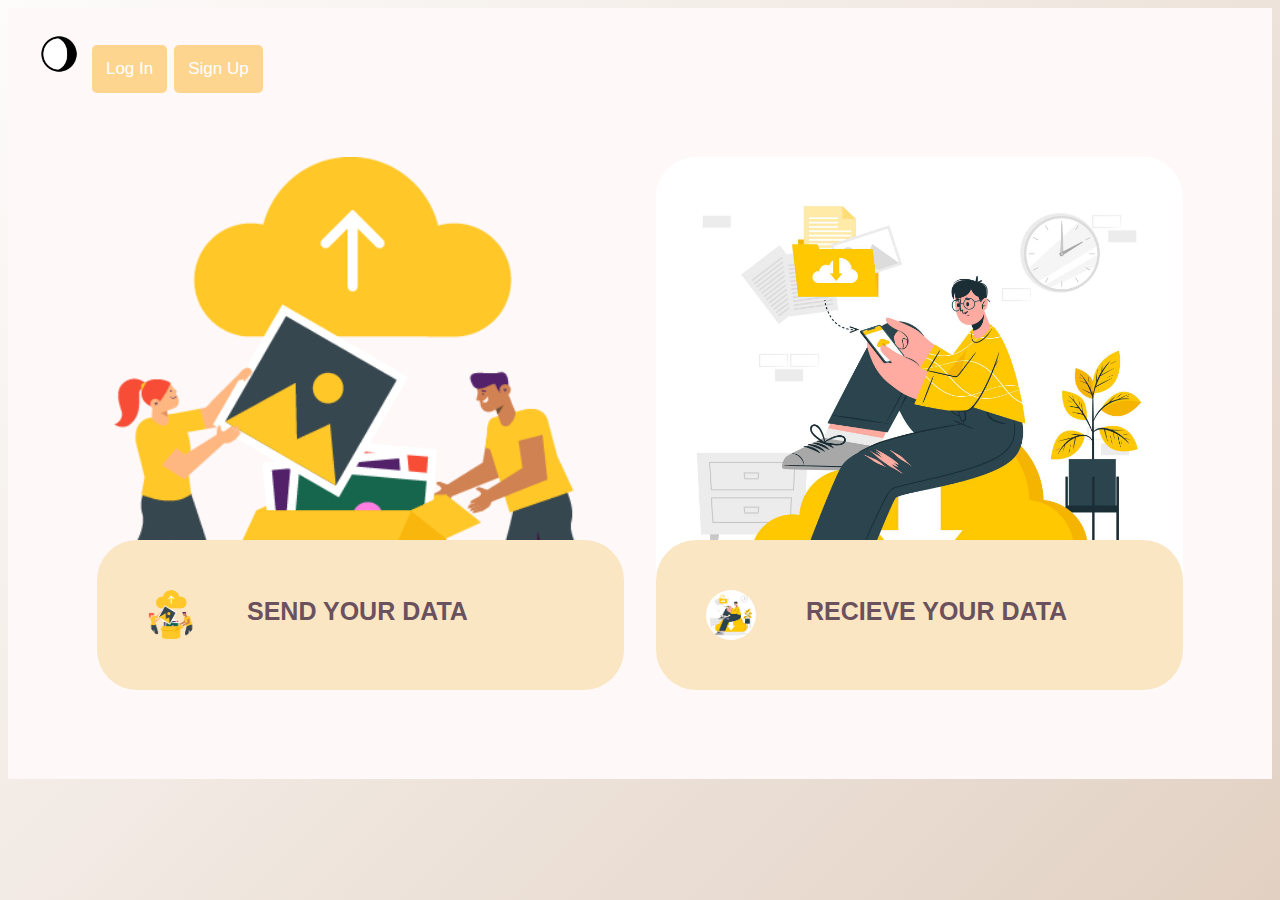
<file: index.html>
<!DOCTYPE html>
<html lang="en">
<head>
    <meta charset="UTF-8">
    <meta http-equiv="X-UA-Compatible" content="IE=edge">
    <meta name="viewport" content="width=device-width, initial-scale=1.0">
    <link href="https://cdn.jsdelivr.net/npm/bootstrap@5.0.2/dist/css/bootstrap.min.css" rel="stylesheet" integrity="sha384-EVSTQN3/azprG1Anm3QDgpJLIm9Nao0Yz1ztcQTwFspd3yD65VohhpuuCOmLASjC" crossorigin="anonymous">
    <script src="https://cdn.jsdelivr.net/npm/bootstrap@5.0.2/dist/js/bootstrap.bundle.min.js" integrity="sha384-MrcW6ZMFYlzcLA8Nl+NtUVF0sA7MsXsP1UyJoMp4YLEuNSfAP+JcXn/tWtIaxVXM" crossorigin="anonymous"></script>
    <link rel="stylesheet" href="style.css">
    
    <title>Error 4of4</title>
</head>
<body>
  <div class="pill-nav">
    <button class="moonh" onclick="myFunction()"><img class="moon" src="assets/moon.png"></button>
    <a class="active" href="login.html">Log In</a>
    <a class="active" href="signup.html">Sign Up</a>
  </div>
    <ul class="cards">
        <li>
          <div class="card">
            <img src="assets/up" class="card__image" alt="" />
            <div class="card__overlay">
              <div class="card__header">                     
                <img class="card__thumb" src="assets/up" alt="" />
                <div class="card__header-text">
                    <h3 class="card__title"> <a href="upload.html"> SEND YOUR DATA </a></h3>            
                </div>
              </div>
              <p class="card__description">Upload - Encrypt - Send</p>
            </div>
          </div>      
        </li>
        
        <li>
          <div class="card">
            <img src="assets/dn.jpg" class="card__image" alt="" />
            <div class="card__overlay">        
              <div class="card__header">                
                <img class="card__thumb" src="assets/dn.jpg" alt="" />
                <div class="card__header-text">
                  <h3 class="card__title"><a href="recieve.html">RECIEVE YOUR DATA</a></h3>
                </div>
              </div>
              <p class="card__description">Recieve - Decrypt - Download</p>
            </div>
          </div>
        </li>
            
    </ul>
    <script>
        function myFunction() 
        {
            var element = document.body;
            element.classList.toggle("dark-mode");
        } 
    </script>  
</body>
</html>
</file>
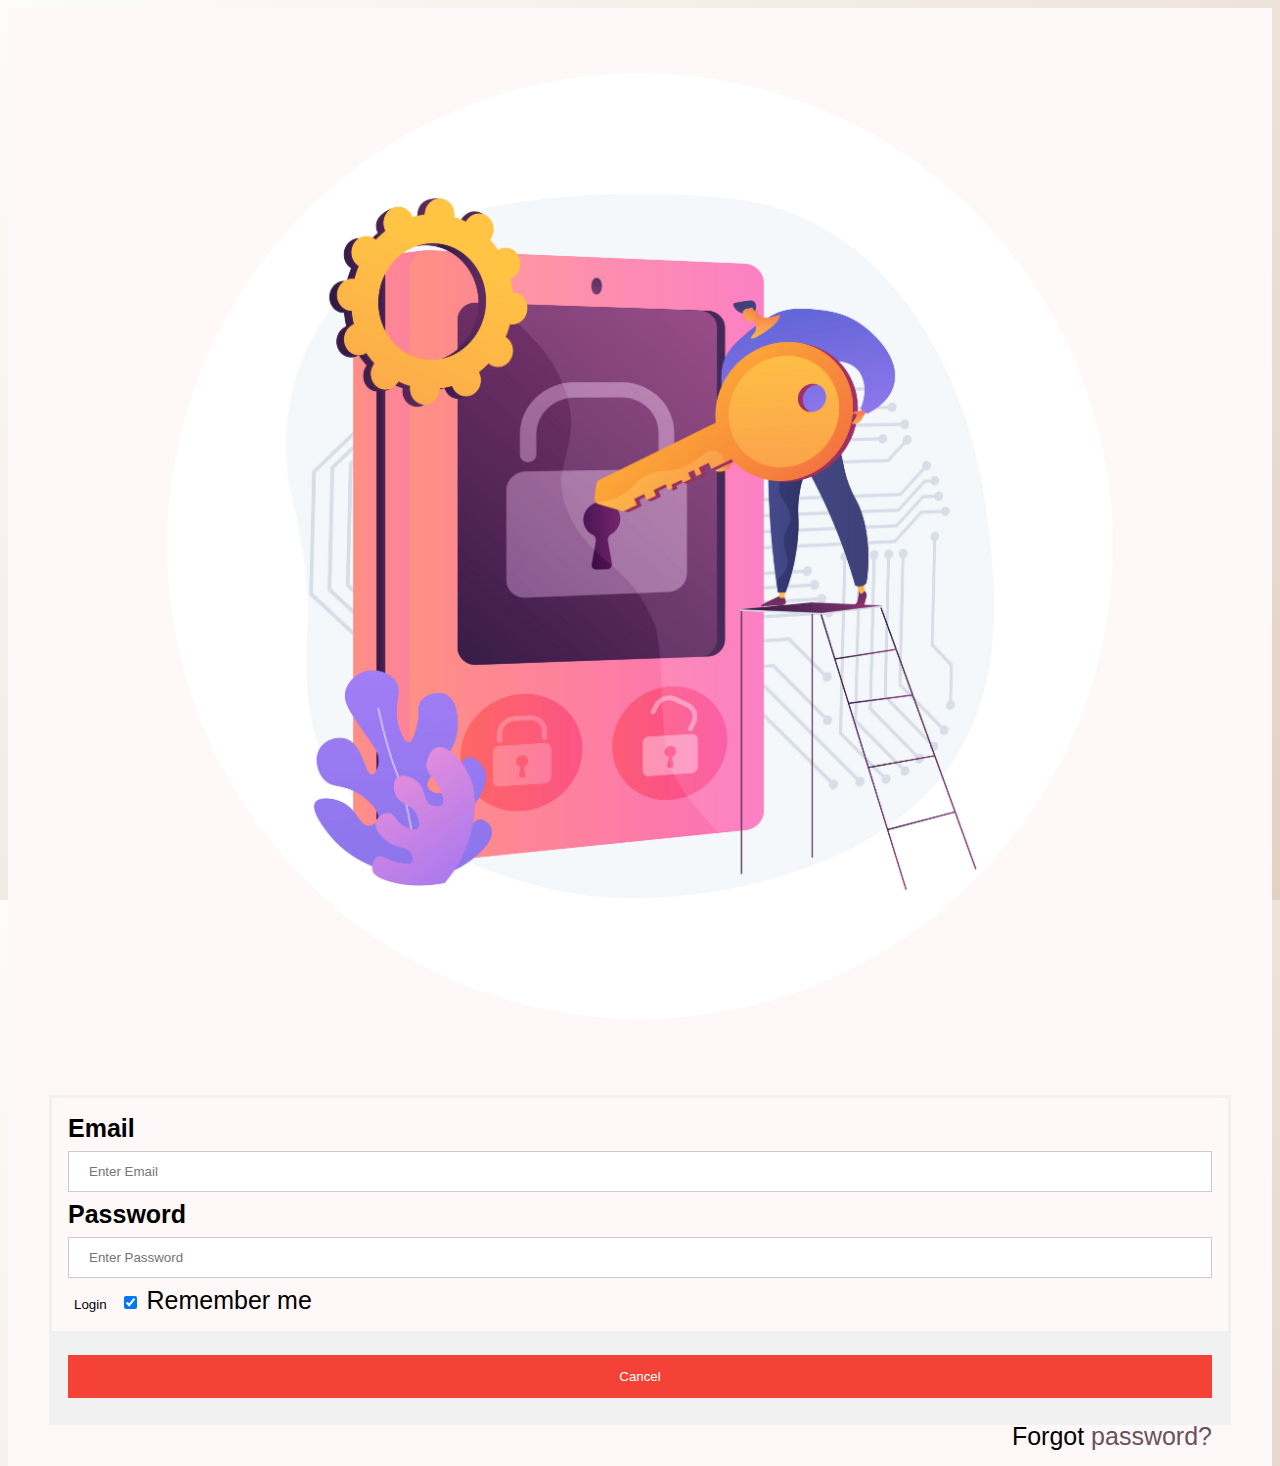
<file: login.html>
<!DOCTYPE html>
<html lang="en">
<head>
    <meta charset="UTF-8">
    <meta http-equiv="X-UA-Compatible" content="IE=edge">
    <meta name="viewport" content="width=device-width, initial-scale=1.0">
    <link href="https://cdn.jsdelivr.net/npm/bootstrap@5.0.2/dist/css/bootstrap.min.css" rel="stylesheet" integrity="sha384-EVSTQN3/azprG1Anm3QDgpJLIm9Nao0Yz1ztcQTwFspd3yD65VohhpuuCOmLASjC" crossorigin="anonymous">
    <script src="https://cdn.jsdelivr.net/npm/bootstrap@5.0.2/dist/js/bootstrap.bundle.min.js" integrity="sha384-MrcW6ZMFYlzcLA8Nl+NtUVF0sA7MsXsP1UyJoMp4YLEuNSfAP+JcXn/tWtIaxVXM" crossorigin="anonymous"></script>
    <link rel="stylesheet" href="style.css">
    <title>Log In Error4of4</title>
</head>
<body>
    <div class="container">
        <div class="row">
          <div class="col-md-6 col-sm-4">
            <div class="imgcontainer">
                <img src="assets/avatar.jpg" alt="Avatar" class="avatar">
            </div>
          </div>
                <div class="col-md-6 col-sm-4">
                    <br>
                    <br>
                    <form action="/action_page.php" method="post" >
                        <div class="container">
                            <label for="uname"><b>Email</b></label>
                            <input type="text" placeholder="Enter Email" name="email" required>
                        
                            <label for="psw"><b>Password</b></label>
                            <input type="password" placeholder="Enter Password" name="psw" required>
                                
                            <button type="submit">Login</button>
                            <label>
                            <input type="checkbox" checked="checked" name="remember"> Remember me
                            </label>
                        </div>
                        <div class="container" style="background-color:#f1f1f1">
                            <button type="button" class="cancelbtn" id="formula">Cancel</button>
                            <span class="psw">Forgot <a href="#">password?</a></span>
                        </div>
                    </form>
            </div>
        </div>
      </div>
</body>
</html>
</file>
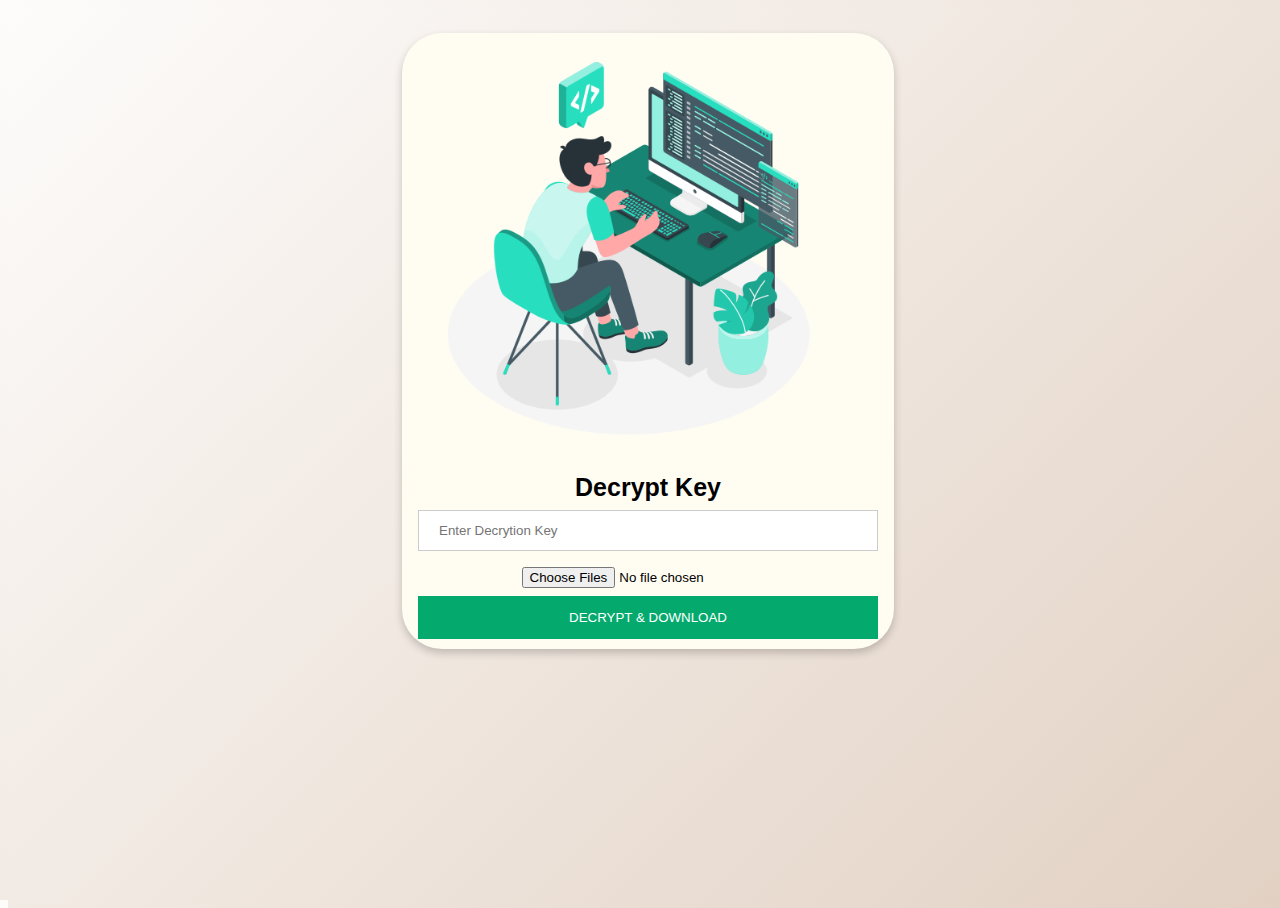
<file: recieve.html>
<!DOCTYPE html>
<html lang="en">
<head>
    <meta charset="UTF-8">
    <meta http-equiv="X-UA-Compatible" content="IE=edge">
    <meta name="viewport" content="width=device-width, initial-scale=1.0">
    <link href="https://cdn.jsdelivr.net/npm/bootstrap@5.0.2/dist/css/bootstrap.min.css" rel="stylesheet" integrity="sha384-EVSTQN3/azprG1Anm3QDgpJLIm9Nao0Yz1ztcQTwFspd3yD65VohhpuuCOmLASjC" crossorigin="anonymous">
    <script src="https://cdn.jsdelivr.net/npm/bootstrap@5.0.2/dist/js/bootstrap.bundle.min.js" integrity="sha384-MrcW6ZMFYlzcLA8Nl+NtUVF0sA7MsXsP1UyJoMp4YLEuNSfAP+JcXn/tWtIaxVXM" crossorigin="anonymous"></script>
    <link rel="stylesheet" href="style.css">
    <title>Recieve to Decrypt</title>
</head>
<body class="upload">
    <center>
        <div class="cardup">
            <img id="up" src="assets/dn2" style="width:100%">
            <div class="containerup">
                <label for="psw"><b>Decrypt Key</b></label>
                    <input type="password" placeholder="Enter Decrytion Key" name="DK" required>
                <br>
                <input type="file" id="myfile" name="myfile"  multiple>
                <button class="cancelbtn" > DECRYPT & DOWNLOAD </button>
                
            </div>
          </div>
    </center>
    
</body>
</html>
</file>
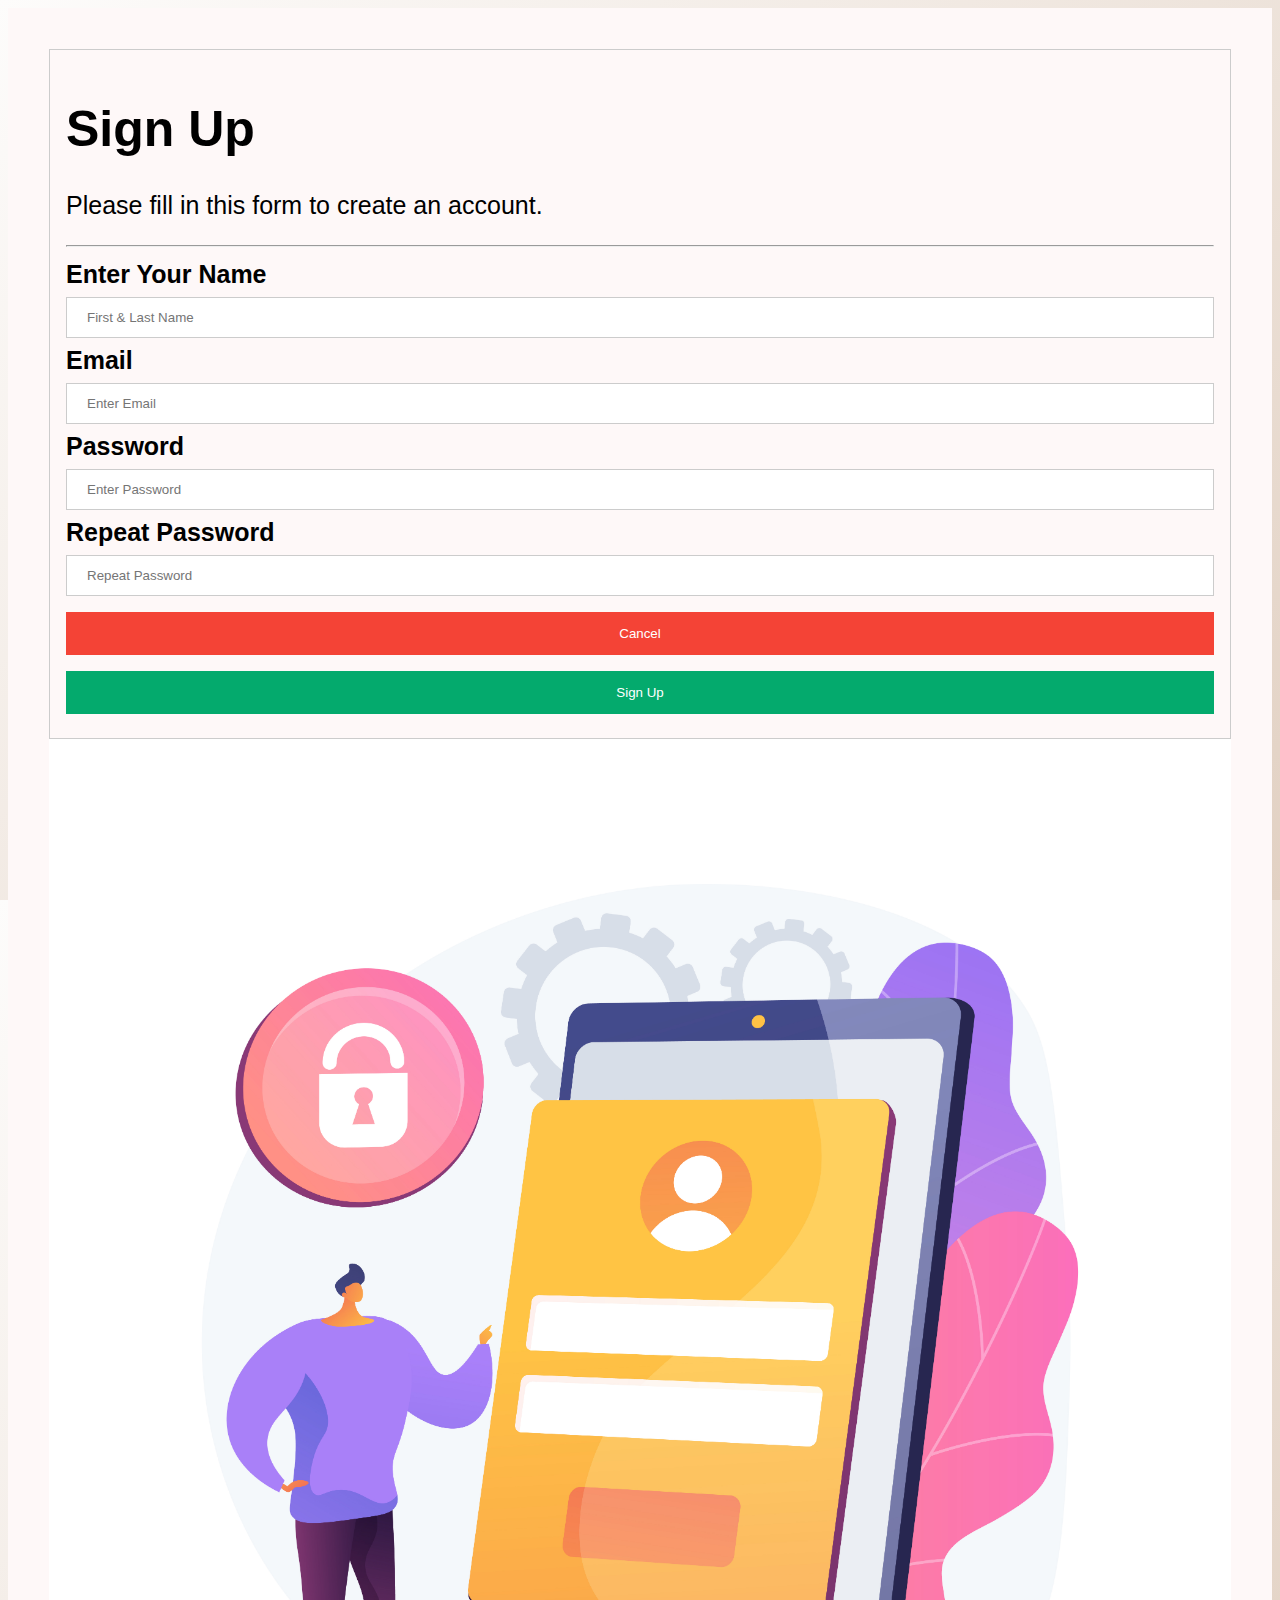
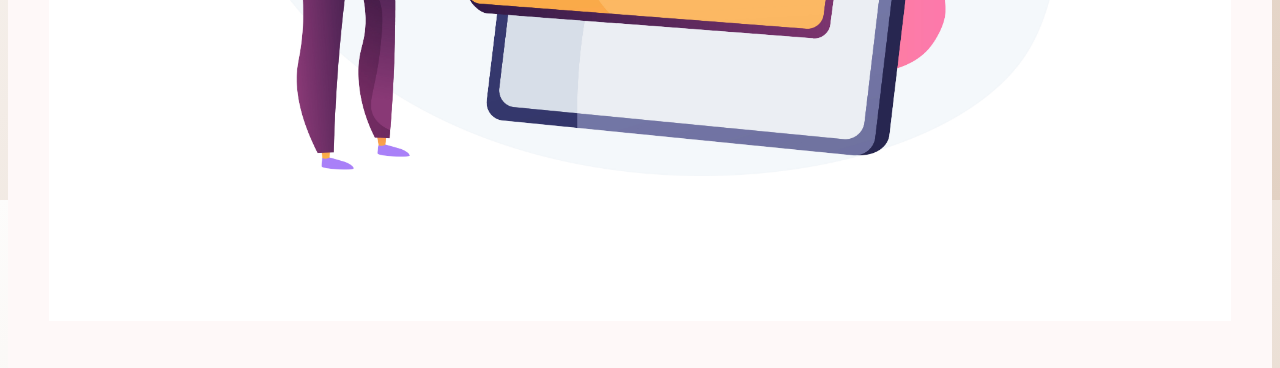
<file: signup.html>
<!DOCTYPE html>
<html lang="en">
<head>
    <meta charset="UTF-8">
    <meta http-equiv="X-UA-Compatible" content="IE=edge">
    <meta name="viewport" content="width=device-width, initial-scale=1.0">
    <link href="https://cdn.jsdelivr.net/npm/bootstrap@5.0.2/dist/css/bootstrap.min.css" rel="stylesheet" integrity="sha384-EVSTQN3/azprG1Anm3QDgpJLIm9Nao0Yz1ztcQTwFspd3yD65VohhpuuCOmLASjC" crossorigin="anonymous">
    <script src="https://cdn.jsdelivr.net/npm/bootstrap@5.0.2/dist/js/bootstrap.bundle.min.js" integrity="sha384-MrcW6ZMFYlzcLA8Nl+NtUVF0sA7MsXsP1UyJoMp4YLEuNSfAP+JcXn/tWtIaxVXM" crossorigin="anonymous"></script>
    <link rel="stylesheet" href="style.css">
    <title>SignUp</title>
</head>
<body>
    <div class="container">
        <div class="row">
          <div class="col-md-6 col-sm-4">
            <form action="/action_page.php" style="border:1px solid #ccc">
                <div class="container">
                  <h1>Sign Up</h1>
                  <p>Please fill in this form to create an account.</p>
                  <hr>
        
                  <label for="name"><b>Enter Your Name</b></label>
                  <input type="text" placeholder="First & Last Name" name="name" required>
        
                  <label for="email"><b>Email</b></label>
                  <input type="text" placeholder="Enter Email" name="email" required>
              
                  <label for="psw"><b>Password</b></label>
                  <input type="password" placeholder="Enter Password" name="psw" required>
              
                  <label for="psw-repeat"><b>Repeat Password</b></label>
                  <input type="password" placeholder="Repeat Password" name="psw-repeat" required>
                  <br>
                  <div class="clearfix">
                    <button type="button" class="cancelbtn" id="formula">Cancel</button>
                    <button type="submit" class="cancelbtn">Sign Up</button>
                  </div>
                </div>
              </form>
          </div>
          <div class="col-md-6 col-sm-4">
                <img src="assets/sign.jpg" alt="Avatar" class="avatar2">
          </div>
        </div>
    </div>

    
</body>
</html>
</file>
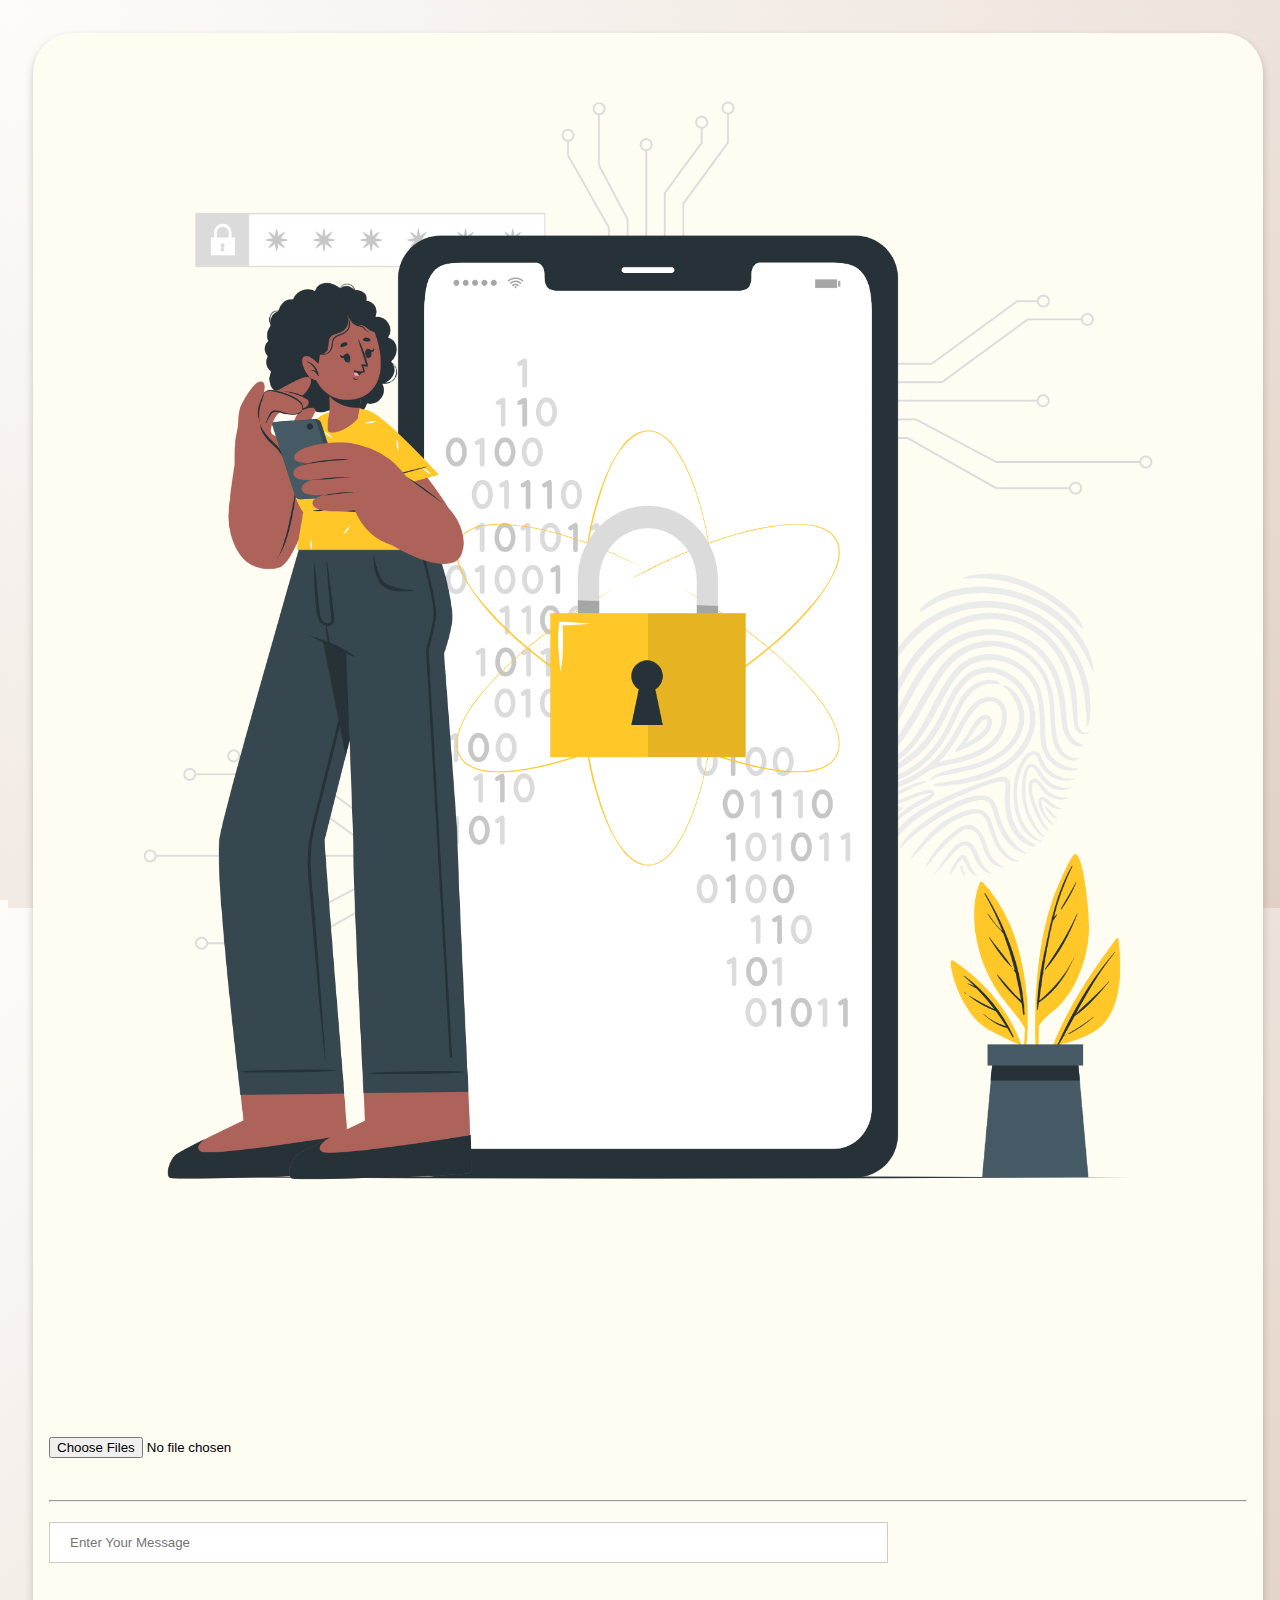
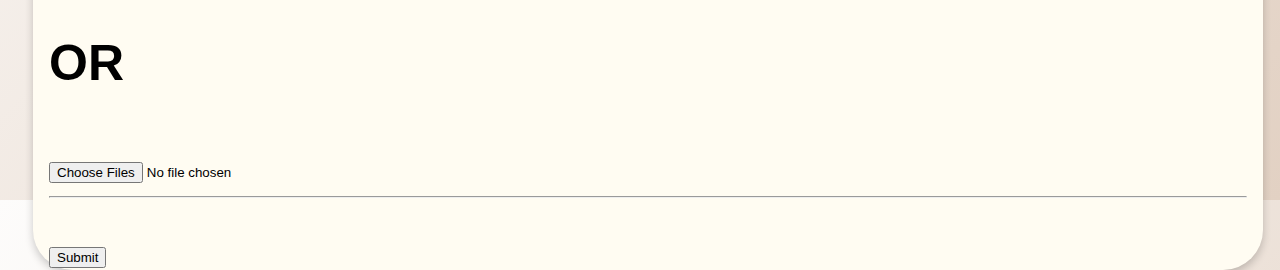
<file: upload.html>
<!DOCTYPE html>
<html lang="en">
<head>
    <meta charset="UTF-8">
    <meta http-equiv="X-UA-Compatible" content="IE=edge">
    <meta name="viewport" content="width=device-width, initial-scale=1.0">
    <link href="https://cdn.jsdelivr.net/npm/bootstrap@5.0.2/dist/css/bootstrap.min.css" rel="stylesheet" integrity="sha384-EVSTQN3/azprG1Anm3QDgpJLIm9Nao0Yz1ztcQTwFspd3yD65VohhpuuCOmLASjC" crossorigin="anonymous">
    <script src="https://cdn.jsdelivr.net/npm/bootstrap@5.0.2/dist/js/bootstrap.bundle.min.js" integrity="sha384-MrcW6ZMFYlzcLA8Nl+NtUVF0sA7MsXsP1UyJoMp4YLEuNSfAP+JcXn/tWtIaxVXM" crossorigin="anonymous"></script>
    <link rel="stylesheet" href="style.css">
    <title>upload to Encrypt</title>
</head>
<body class="upload">
    
        <div class="cardup" style="width: 100%;">
            <div class="row">
                <div class="col-md-6 col-sm-4">
                    <img id="up" src="assets/up2.png" style="width:100%">
                </div>
                <div class="col-md-6 col-sm-4">
                    <div class="containerup" style="padding-top: 10rem;">
                        <input type="file" id="myfile" name="myfile"  multiple>
                        <br>
                        <br>
                        <hr>
                        <input type="text" placeholder="Enter Your Message" style="width: 70%;" name="email" required>
                        <br>
                        <br>
                        <h1>OR</h1>
                        <br>
                        <input type="file" id="myfile" name="myfile"  multiple>
                        <br>
                        <hr>
                        <br>
                        <input type="submit"> 
                    </div>
                </div>
            </div>
          </div>
    
    
</body>
</html>
</file>
<file: style.css>
@import url('https://fonts.googleapis.com/css2?family=Roboto:wght@500&display=swap');
body {
    padding: 25px;
    font-family: 'Noto Sans JP', sans-serif;
    background-color: #fef8f8 ;
    color: black;
    font-size: 25px;
  }
  
  .dark-mode {
    background-color: black;
    color: white;
  }
  button{
      border: none;
      background: none;
  }
  .moon {
      width: 40px;
      height: 40px;
  }


/*main cards*/
  :root {
    --surface-color: #fff;
    --curve: 40;
  }
  
  * {
    box-sizing: border-box;
  }
  
  a{
    text-decoration: none;
    color: #6A515E;
  }

  .cards {
    display: grid;
    grid-template-columns: repeat(auto-fit, minmax(300px, 1fr));
    gap: 2rem;
    margin: 4rem 5vw;
    padding: 0;
    list-style-type: none;
  }
  
  .card {
    position: relative;
    display: block;
    height: 100%;  
    border-radius: calc(var(--curve) * 1px);
    overflow: hidden;
    text-decoration: none;
  }
  
  .card__image {      
    width: 100%;
    height: auto;
  }
  
  .card__overlay {
    position: absolute;
    bottom: 0;
    left: 0;
    right: 0;
    z-index: 1;      
    border-radius: calc(var(--curve) * 1px);    
    background-color: #fbe6c3;      
    transform: translateY(100%);
    transition: .2s ease-in-out;
  }
  
  .card:hover .card__overlay {
    transform: translateY(0);
  }
  
  .card__header {
    position: relative;
    display: flex;
    align-items: center;
    gap: 2em;
    padding: 2em;
    border-radius: calc(var(--curve) * 1px) calc(var(--curve) * 1px) 0 0;    
    background-color: #fbe6c3;
    transform: translateY(-100%);
    transition: .2s ease-in-out;
  }
  
         
  
  .card:hover .card__header {
    transform: translateY(0);
  }
  
  .card__thumb {
    flex-shrink: 0;
    width: 50px;
    height: 50px;      
    border-radius: 50%;      
  }
  
  .card__title {
    font-size: 1em;
    margin: 0 0 .3em;
    color: #6A515E;
  }
  
  .card__tagline {
    display: block;
    margin: 1em 0;
    font-family: "MockFlowFont";  
    font-size: .8em; 
    color: #D7BDCA;  
  }
  
 
  
  .card__description {
    padding: 0 2em 2em;
    margin: 0;
    color: #6A515E;
    font-family: "MockFlowFont";   
    display: -webkit-box;
    -webkit-box-orient: vertical;
    -webkit-line-clamp: 3;
    overflow: hidden;
  }    

  /*upload card*/
  .cardup {
    box-shadow: 0 4px 8px 0 rgba(0,0,0,0.2);
    border-radius: calc(var(--curve) * 1px) ;
    background-color: #fffcf2;
    transition: 0.3s;
    width: 40%;
  }
  
  .cardup:hover {
    box-shadow: 0 8px 16px 0 rgba(0,0,0,0.2);
    border-radius: calc(var(--curve) * 1px);
    background-color: #fffcf2;
  }
  
  .containerup {
    padding: 2px 16px;
  }
  img#up{
      border-radius: calc(var(--curve) * 1px) calc(var(--curve) * 1px) 0 0;
  }
  .upload,html
  {
      width: 100%;
      height: 100%;
    background-image: linear-gradient(135deg, #fdfcfb 0%, #e2d1c3 100%);
  }


  /*Log In*/
  form {border: 3px solid #f1f1f1;}

input[type=text], input[type=password] {
  width: 100%;
  padding: 12px 20px;
  margin: 8px 0;
  display: inline-block;
  border: 1px solid #ccc;
  box-sizing: border-box;
}

button.cancelbtn {
  background-color: #04AA6D;
  color: white;
  padding: 14px 20px;
  margin: 8px 0;
  border: none;
  cursor: pointer;
  width: 100%;
}

button:hover {
  opacity: 0.8;
}

.cancelbtn {
  width: auto;
  padding: 10px 18px;
  background-color: #f44336;
}

.imgcontainer {
  text-align: center;
  margin: 24px 0 12px 0;
}

img.avatar {
  width: 80%;
  border-radius: 100%;
}

.container {
  padding: 16px;
}

span.psw {
  float: right;
  padding-top: 16px;
}

/* Change styles for span and cancel button on extra small screens */
@media screen and (max-width: 300px) {
  span.psw {
     display: block;
     float: none;
  }
  .cancelbtn {
     width: 100%;
  }
}

#formula
{
  background-color: #f44336;
}

img.avatar2
{
  width: 100%;
  height: 100%;
}

/*nav*/
.pill-nav a {
  display: inline-block;
  color: black;
  text-align: center;
  padding: 14px;
  text-decoration: none;
  font-size: 17px;
  border-radius: 5px;
}

.pill-nav a.active {
  background-color: #fdd58f;
  color: white;
}
</file>
